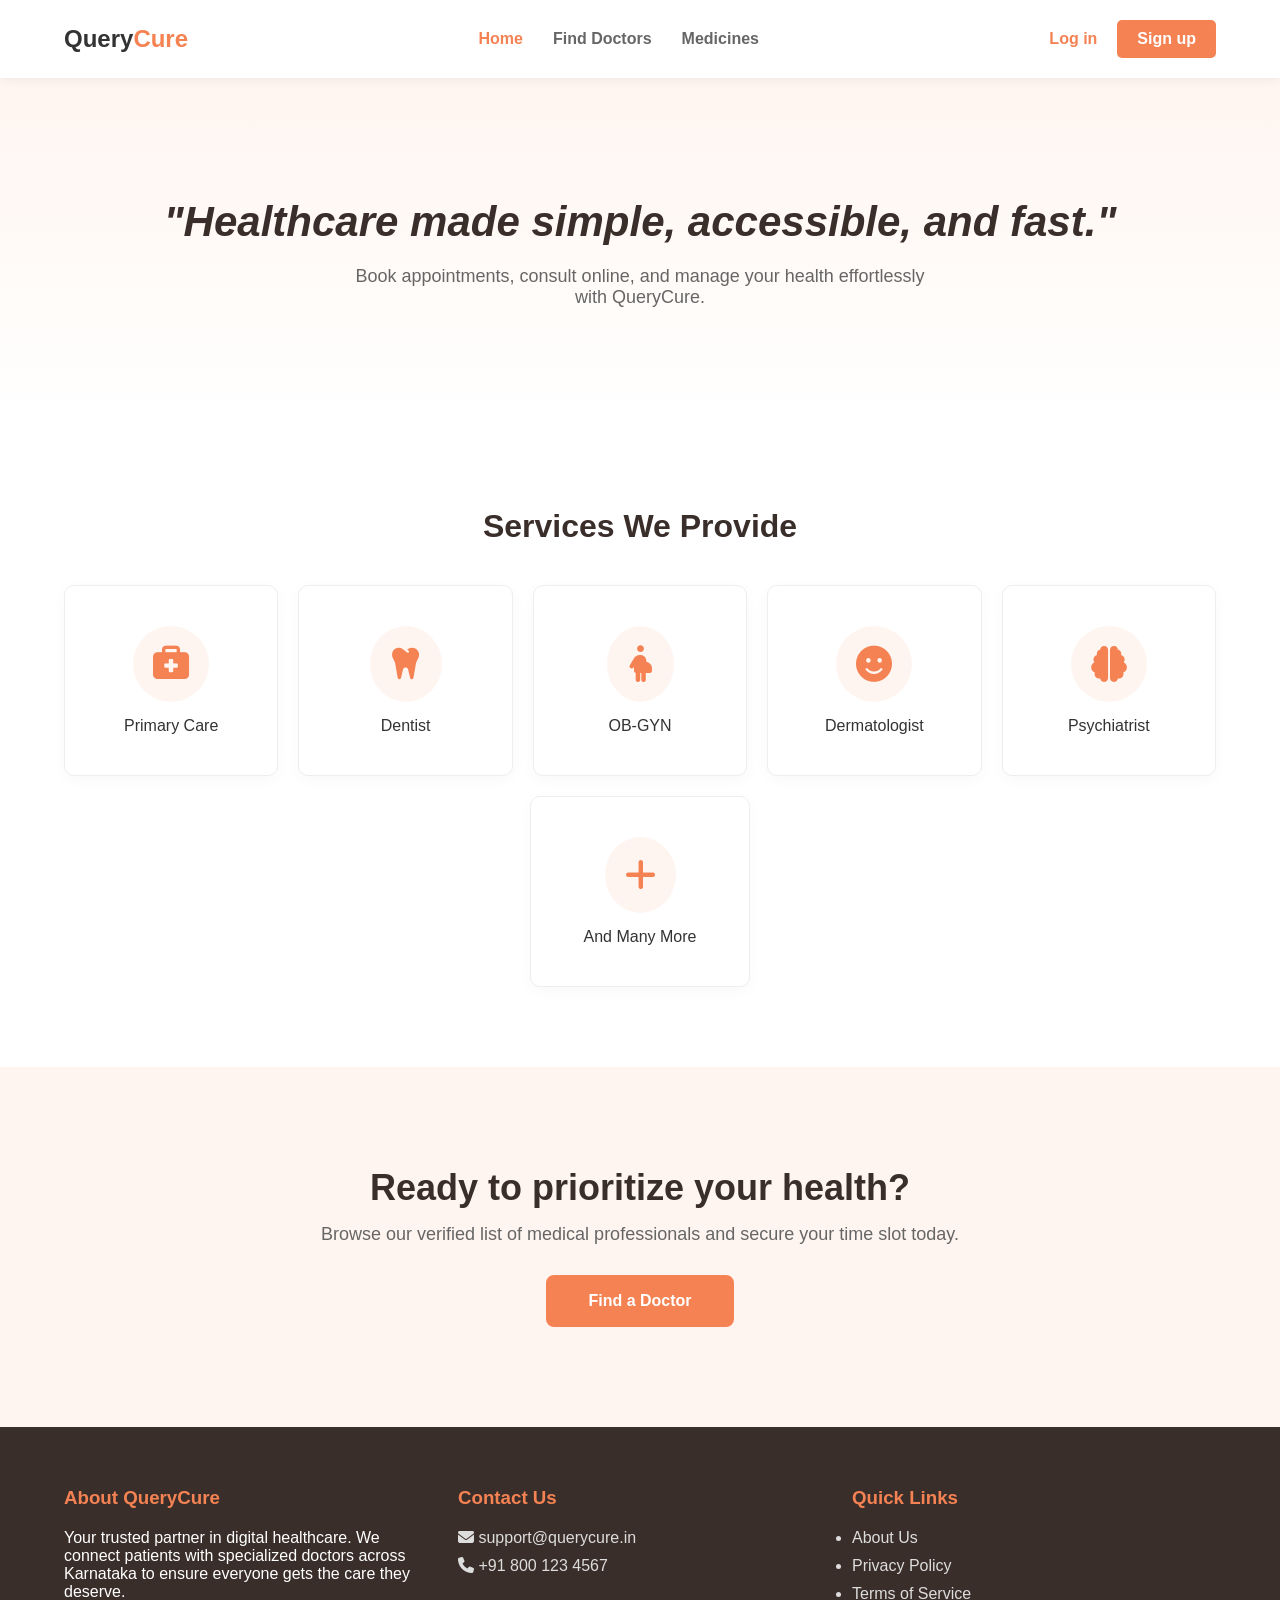
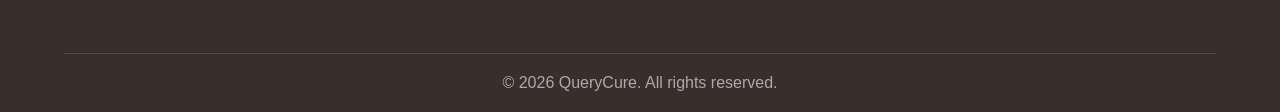
<file: index.html>
<!DOCTYPE html>
<html lang="en">
<head>
    <meta charset="UTF-8">
    <meta name="viewport" content="width=device-width, initial-scale=1.0">
    <title>QueryCure - Home</title>
    <link rel="stylesheet" href="style.css">
    <link rel="stylesheet" href="https://cdnjs.cloudflare.com/ajax/libs/font-awesome/6.4.0/css/all.min.css">
</head>
<body>
    <nav class="navbar">
        <div class="logo">
            <a href="index.html"><h2>Query<span>Cure</span></h2></a>
        </div>
        <ul class="nav-links">
            <li><a href="index.html" class="active">Home</a></li>
            <li><a href="find-doctors.html">Find Doctors</a></li>
            <li><a href="medicines.html">Medicines</a></li>
        </ul>
        <div class="auth-buttons">
            <a href="signin.html" class="login-btn">Log in</a>
            <a href="signup.html" class="signup-btn">Sign up</a>
        </div>
    </nav>

    <section class="hero">
        <h1>"Healthcare made simple, accessible, and fast."</h1>
        <p>Book appointments, consult online, and manage your health effortlessly with QueryCure.</p>
    </section>

    <section class="services">
        <h2>Services We Provide</h2>
        <div class="card-grid">
            <div class="card">
                <i class="fa-solid fa-briefcase-medical icon"></i>
                <p>Primary Care</p>
            </div>
            <div class="card">
                <i class="fa-solid fa-tooth icon"></i>
                <p>Dentist</p>
            </div>
            <div class="card">
                <i class="fa-solid fa-person-pregnant icon"></i>
                <p>OB-GYN</p>
            </div>
            <div class="card">
                <i class="fa-solid fa-face-smile icon"></i>
                <p>Dermatologist</p>
            </div>
            <div class="card">
                <i class="fa-solid fa-brain icon"></i>
                <p>Psychiatrist</p>
            </div>
            <div class="card">
                <i class="fa-solid fa-plus icon"></i>
                <p>And Many More</p>
            </div>
        </div>
    </section>

    <section class="booking-action">
        <h2>Ready to prioritize your health?</h2>
        <p>Browse our verified list of medical professionals and secure your time slot today.</p>
        <a href="find-doctors.html" class="btn-primary">Find a Doctor</a>
    </section>

    <footer id="site-footer">
        <div class="footer-content">
            <div class="footer-about">
                <h3>About QueryCure</h3>
                <p>Your trusted partner in digital healthcare. We connect patients with specialized doctors across Karnataka to ensure everyone gets the care they deserve.</p>
            </div>
            <div class="footer-contact">
                <h3>Contact Us</h3>
                <p><i class="fa-solid fa-envelope"></i> support@querycure.in</p>
                <p><i class="fa-solid fa-phone"></i> +91 800 123 4567</p>
            </div>
            <div class="footer-links">
                <h3>Quick Links</h3>
                <ul>
                    <li><a href="#">About Us</a></li>
                    <li><a href="#">Privacy Policy</a></li>
                    <li><a href="#">Terms of Service</a></li>
                </ul>
            </div>
        </div>
        <div class="footer-bottom">
            <p>&copy; 2026 QueryCure. All rights reserved.</p>
        </div>
    </footer>

    <div id="whatsapp-widget" class="hidden">
        <div class="wa-bubble"><p>Book through WhatsApp Agent!</p></div>
        <a href="https://wa.me/919876543210" target="_blank" class="wa-btn"><i class="fa-brands fa-whatsapp"></i></a>
    </div>

    <script src="script.js"></script>
</body>
</html>
</file>
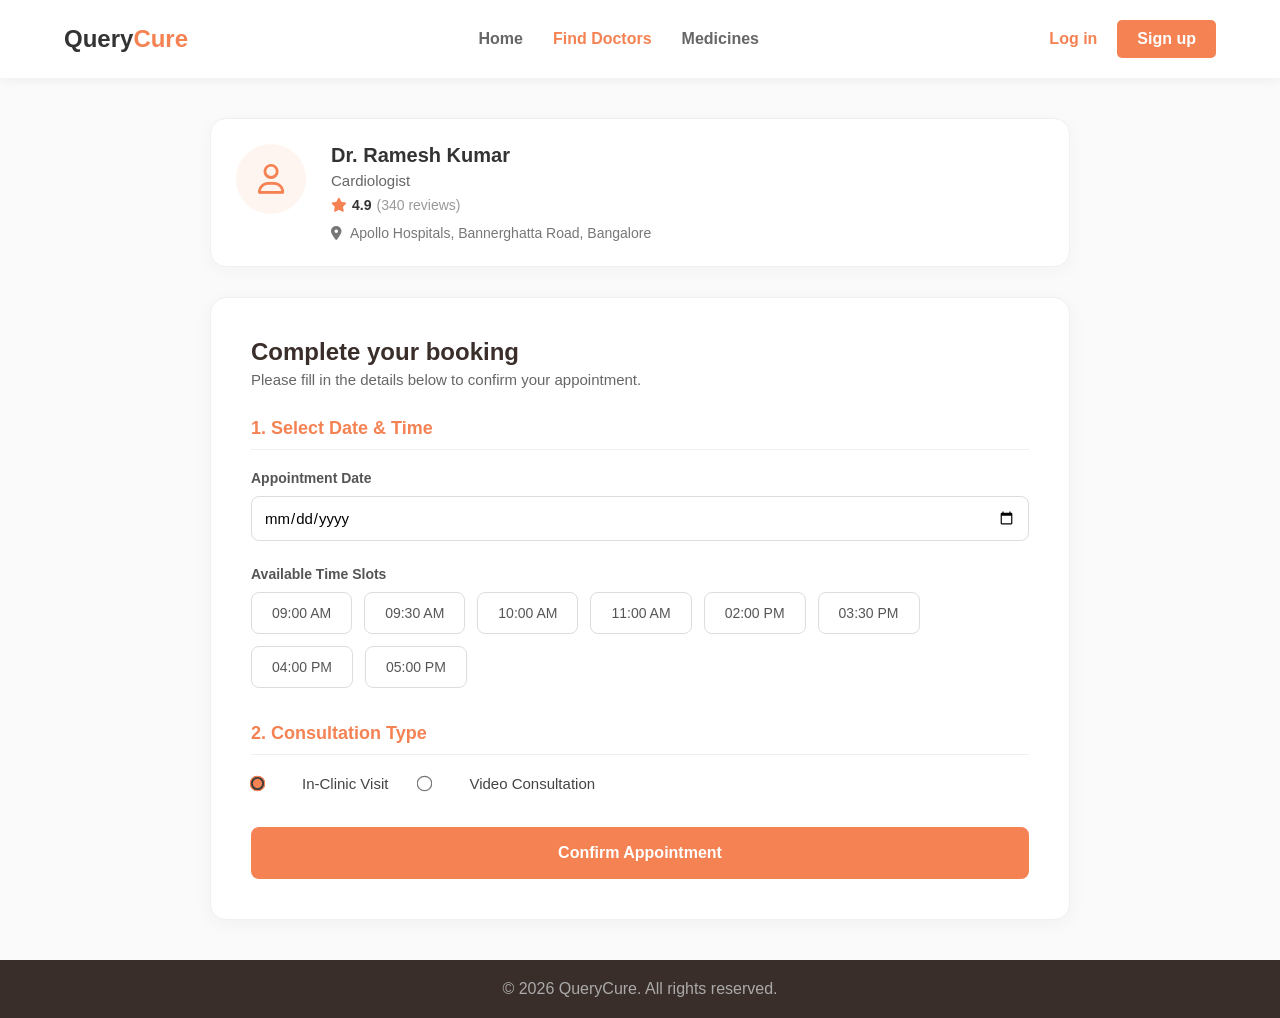
<file: book-appointment.html>
<!DOCTYPE html>
<html lang="en">
<head>
    <meta charset="UTF-8">
    <meta name="viewport" content="width=device-width, initial-scale=1.0">
    <title>QueryCure - Book Appointment</title>
    <link rel="stylesheet" href="style.css">
    <link rel="stylesheet" href="https://cdnjs.cloudflare.com/ajax/libs/font-awesome/6.4.0/css/all.min.css">
</head>
<body class="bg-light">
    <nav class="navbar">
        <div class="logo"><a href="index.html"><h2>Query<span>Cure</span></h2></a></div>
        <ul class="nav-links">
            <li><a href="index.html">Home</a></li>
            <li><a href="find-doctors.html" class="active">Find Doctors</a></li>
            <li><a href="medicines.html">Medicines</a></li>
        </ul>
        <div class="auth-buttons">
            <a href="signin.html" class="login-btn">Log in</a>
            <a href="signup.html" class="signup-btn">Sign up</a>
        </div>
    </nav>

    <div class="booking-container">
        <div class="doctor-card summary-card">
            <div class="doc-main-info">
                <div class="doc-avatar"><i class="fa-regular fa-user"></i></div>
                <div class="doc-details">
                    <h3>Dr. Ramesh Kumar</h3>
                    <p class="specialty">Cardiologist</p>
                    <div class="rating-box"><i class="fa-solid fa-star star-icon"></i><span>4.9</span><span class="reviews">(340 reviews)</span></div>
                    <p class="location"><i class="fa-solid fa-location-dot"></i> Apollo Hospitals, Bannerghatta Road, Bangalore</p>
                </div>
            </div>
        </div>

        <div class="booking-form-box">
            <h2>Complete your booking</h2>
            <p class="sub-text">Please fill in the details below to confirm your appointment.</p>
            
            <form action="video-consult.html">
                <div class="form-section">
                    <h3>1. Select Date & Time</h3>
                    <div class="input-group">
                        <label>Appointment Date</label>
                        <input type="date" required>
                    </div>
                    
                    <label class="slots-label">Available Time Slots</label>
                    <div class="time-slots">
                        <input type="radio" name="time" id="t1" value="09:00 AM" required><label for="t1">09:00 AM</label>
                        <input type="radio" name="time" id="t2" value="09:30 AM"><label for="t2">09:30 AM</label>
                        <input type="radio" name="time" id="t3" value="10:00 AM"><label for="t3">10:00 AM</label>
                        <input type="radio" name="time" id="t4" value="11:00 AM"><label for="t4">11:00 AM</label>
                        <input type="radio" name="time" id="t5" value="02:00 PM"><label for="t5">02:00 PM</label>
                        <input type="radio" name="time" id="t6" value="03:30 PM"><label for="t6">03:30 PM</label>
                        <input type="radio" name="time" id="t7" value="04:00 PM"><label for="t7">04:00 PM</label>
                        <input type="radio" name="time" id="t8" value="05:00 PM"><label for="t8">05:00 PM</label>
                    </div>
                </div>

                <div class="form-section">
                    <h3>2. Consultation Type</h3>
                    <div class="consult-type">
                        <input type="radio" name="type" id="in-clinic" value="in-clinic" checked>
                        <label for="in-clinic">In-Clinic Visit</label>
                        <input type="radio" name="type" id="video" value="video">
                        <label for="video">Video Consultation</label>
                    </div>
                </div>

                <button type="submit" class="btn-primary w-100">Confirm Appointment</button>
            </form>
        </div>
    </div>
    
    <footer id="site-footer" class="minimal">
        <div class="footer-bottom"><p>&copy; 2026 QueryCure. All rights reserved.</p></div>
    </footer>
</body>
</html>
</file>
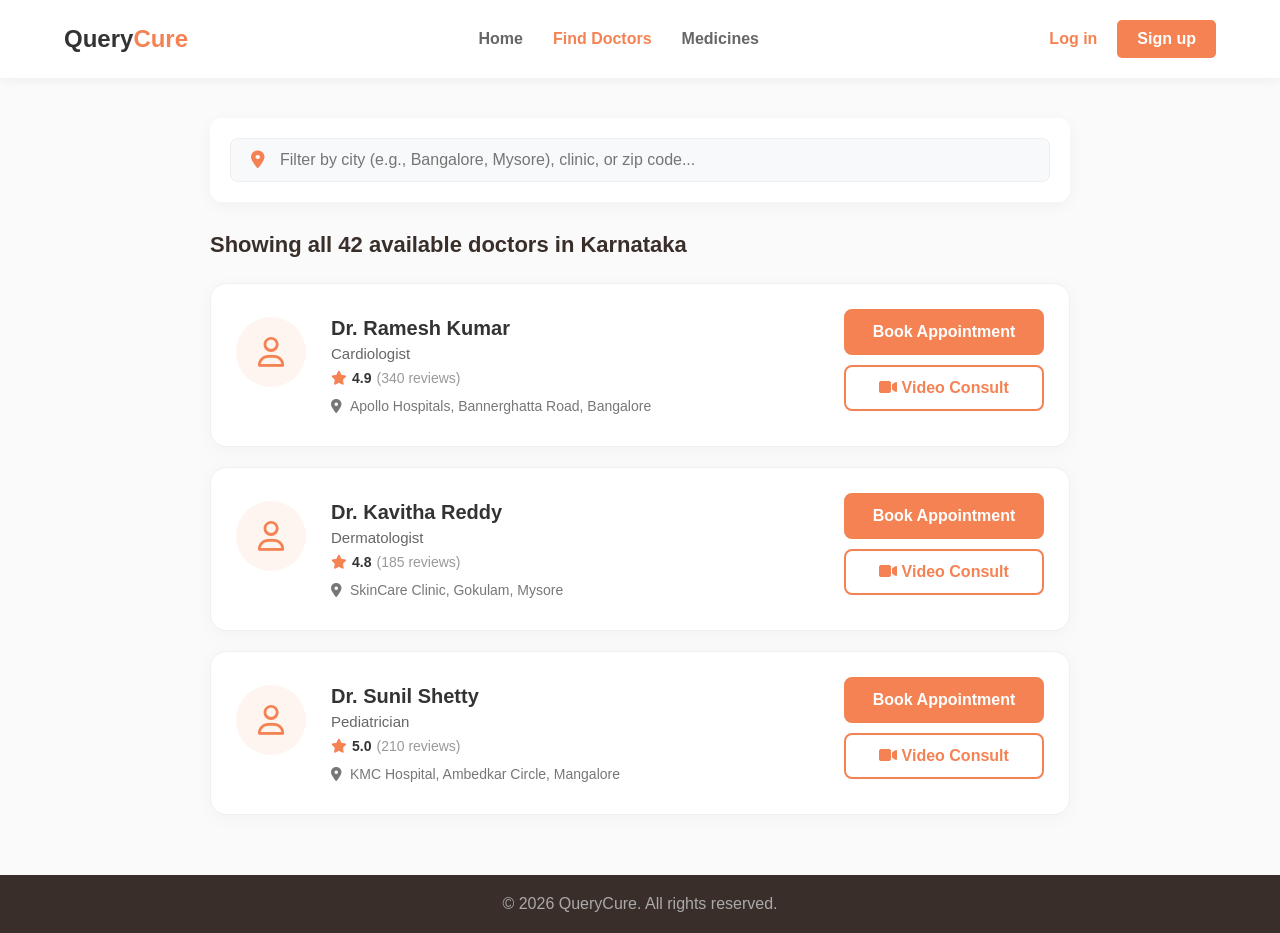
<file: find-doctors.html>
<!DOCTYPE html>
<html lang="en">
<head>
    <meta charset="UTF-8">
    <meta name="viewport" content="width=device-width, initial-scale=1.0">
    <title>QueryCure - Find Doctors</title>
    <link rel="stylesheet" href="style.css">
    <link rel="stylesheet" href="https://cdnjs.cloudflare.com/ajax/libs/font-awesome/6.4.0/css/all.min.css">
</head>
<body class="bg-light">
    <nav class="navbar">
        <div class="logo"><a href="index.html"><h2>Query<span>Cure</span></h2></a></div>
        <ul class="nav-links">
            <li><a href="index.html">Home</a></li>
            <li><a href="find-doctors.html" class="active">Find Doctors</a></li>
            <li><a href="medicines.html">Medicines</a></li>
        </ul>
        <div class="auth-buttons">
            <a href="signin.html" class="login-btn">Log in</a>
            <a href="signup.html" class="signup-btn">Sign up</a>
        </div>
    </nav>

    <div class="find-doctors-container">
        <div class="search-header">
            <div class="search-input-wrapper">
                <i class="fa-solid fa-location-dot search-icon"></i>
                <input type="text" placeholder="Filter by city (e.g., Bangalore, Mysore), clinic, or zip code...">
            </div>
        </div>

        <h2 class="results-title">Showing all 42 available doctors in Karnataka</h2>

        <div class="doctor-list">
            <div class="doctor-card">
                <div class="doc-main-info">
                    <div class="doc-avatar"><i class="fa-regular fa-user"></i></div>
                    <div class="doc-details">
                        <h3>Dr. Ramesh Kumar</h3>
                        <p class="specialty">Cardiologist</p>
                        <div class="rating-box"><i class="fa-solid fa-star star-icon"></i><span>4.9</span><span class="reviews">(340 reviews)</span></div>
                        <p class="location"><i class="fa-solid fa-location-dot"></i> Apollo Hospitals, Bannerghatta Road, Bangalore</p>
                    </div>
                </div>
                <div class="doc-actions">
                    <a href="book-appointment.html" class="btn-primary block-btn">Book Appointment</a>
                    <a href="video-consult.html" class="btn-outline block-btn"><i class="fa-solid fa-video"></i> Video Consult</a>
                </div>
            </div>

            <div class="doctor-card">
                <div class="doc-main-info">
                    <div class="doc-avatar"><i class="fa-regular fa-user"></i></div>
                    <div class="doc-details">
                        <h3>Dr. Kavitha Reddy</h3>
                        <p class="specialty">Dermatologist</p>
                        <div class="rating-box"><i class="fa-solid fa-star star-icon"></i><span>4.8</span><span class="reviews">(185 reviews)</span></div>
                        <p class="location"><i class="fa-solid fa-location-dot"></i> SkinCare Clinic, Gokulam, Mysore</p>
                    </div>
                </div>
                <div class="doc-actions">
                    <a href="book-appointment.html" class="btn-primary block-btn">Book Appointment</a>
                    <a href="video-consult.html" class="btn-outline block-btn"><i class="fa-solid fa-video"></i> Video Consult</a>
                </div>
            </div>

            <div class="doctor-card">
                <div class="doc-main-info">
                    <div class="doc-avatar"><i class="fa-regular fa-user"></i></div>
                    <div class="doc-details">
                        <h3>Dr. Sunil Shetty</h3>
                        <p class="specialty">Pediatrician</p>
                        <div class="rating-box"><i class="fa-solid fa-star star-icon"></i><span>5.0</span><span class="reviews">(210 reviews)</span></div>
                        <p class="location"><i class="fa-solid fa-location-dot"></i> KMC Hospital, Ambedkar Circle, Mangalore</p>
                    </div>
                </div>
                <div class="doc-actions">
                    <a href="book-appointment.html" class="btn-primary block-btn">Book Appointment</a>
                    <a href="video-consult.html" class="btn-outline block-btn"><i class="fa-solid fa-video"></i> Video Consult</a>
                </div>
            </div>
        </div>
    </div>

    <footer id="site-footer" class="minimal">
        <div class="footer-bottom"><p>&copy; 2026 QueryCure. All rights reserved.</p></div>
    </footer>
</body>
</html>
</file>
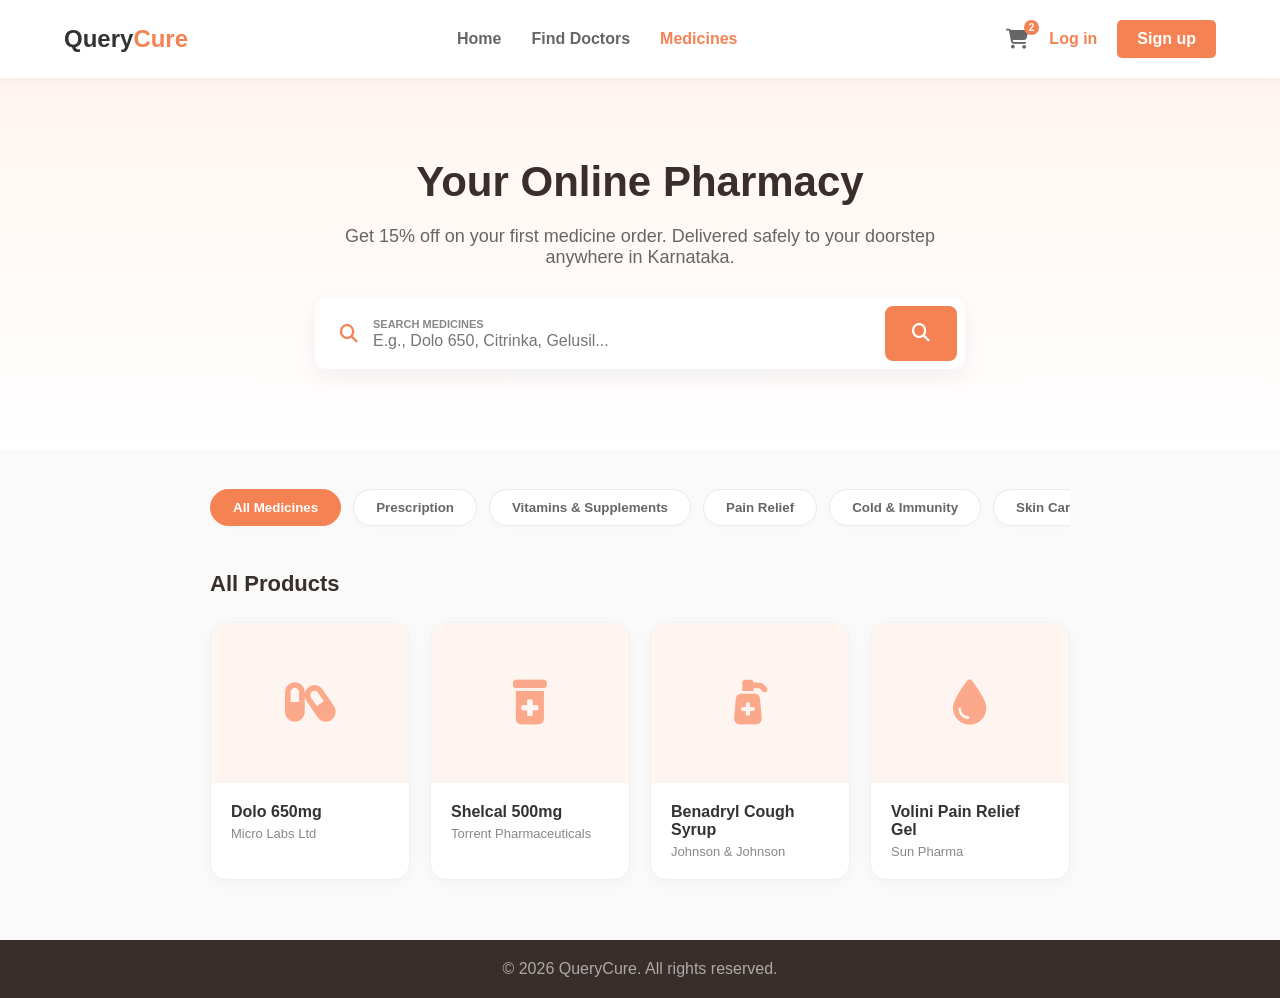
<file: medicines.html>
<!DOCTYPE html>
<html lang="en">
<head>
    <meta charset="UTF-8">
    <meta name="viewport" content="width=device-width, initial-scale=1.0">
    <title>QueryCure - Medicines</title>
    <link rel="stylesheet" href="style.css">
    <link rel="stylesheet" href="https://cdnjs.cloudflare.com/ajax/libs/font-awesome/6.4.0/css/all.min.css">
</head>
<body class="bg-light">
    <nav class="navbar">
        <div class="logo"><a href="index.html"><h2>Query<span>Cure</span></h2></a></div>
        <ul class="nav-links">
            <li><a href="index.html">Home</a></li>
            <li><a href="find-doctors.html">Find Doctors</a></li>
            <li><a href="medicines.html" class="active">Medicines</a></li>
        </ul>
        <div class="auth-buttons">
            <a href="medicines.html" class="cart-icon"><i class="fa-solid fa-cart-shopping"></i> <span class="cart-count">2</span></a>
            <a href="signin.html" class="login-btn">Log in</a>
            <a href="signup.html" class="signup-btn">Sign up</a>
        </div>
    </nav>

    <div class="page-hero pharm-hero">
        <h1>Your Online Pharmacy</h1>
        <p>Get 15% off on your first medicine order. Delivered safely to your doorstep anywhere in Karnataka.</p>
        <div class="pharm-search">
            <i class="fa-solid fa-magnifying-glass search-icon"></i>
            <div class="input-col">
                <label>Search Medicines</label>
                <input type="text" placeholder="E.g., Dolo 650, Citrinka, Gelusil...">
            </div>
            <button class="btn-primary search-btn-sq"><i class="fa-solid fa-magnifying-glass"></i></button>
        </div>
    </div>

    <div class="pharmacy-container">
        <div class="category-pills">
            <button class="pill active">All Medicines</button>
            <button class="pill">Prescription</button>
            <button class="pill">Vitamins & Supplements</button>
            <button class="pill">Pain Relief</button>
            <button class="pill">Cold & Immunity</button>
            <button class="pill">Skin Care</button>
            <button class="pill">Diabetes Care</button>
            <button class="pill">First Aid</button>
        </div>

        <h2 class="section-title">All Products</h2>
        <div class="product-grid">
            <div class="product-card">
                <div class="prod-img-box"><i class="fa-solid fa-capsules prod-icon"></i></div>
                <div class="prod-info">
                    <h4>Dolo 650mg</h4>
                    <p>Micro Labs Ltd</p>
                </div>
            </div>
            <div class="product-card">
                <div class="prod-img-box"><i class="fa-solid fa-prescription-bottle-medical prod-icon"></i></div>
                <div class="prod-info">
                    <h4>Shelcal 500mg</h4>
                    <p>Torrent Pharmaceuticals</p>
                </div>
            </div>
            <div class="product-card">
                <div class="prod-img-box"><i class="fa-solid fa-pump-medical prod-icon"></i></div>
                <div class="prod-info">
                    <h4>Benadryl Cough Syrup</h4>
                    <p>Johnson & Johnson</p>
                </div>
            </div>
            <div class="product-card">
                <div class="prod-img-box"><i class="fa-solid fa-droplet prod-icon"></i></div>
                <div class="prod-info">
                    <h4>Volini Pain Relief Gel</h4>
                    <p>Sun Pharma</p>
                </div>
            </div>
        </div>
    </div>

    <footer id="site-footer" class="minimal">
        <div class="footer-bottom"><p>&copy; 2026 QueryCure. All rights reserved.</p></div>
    </footer>
</body>
</html>
</file>
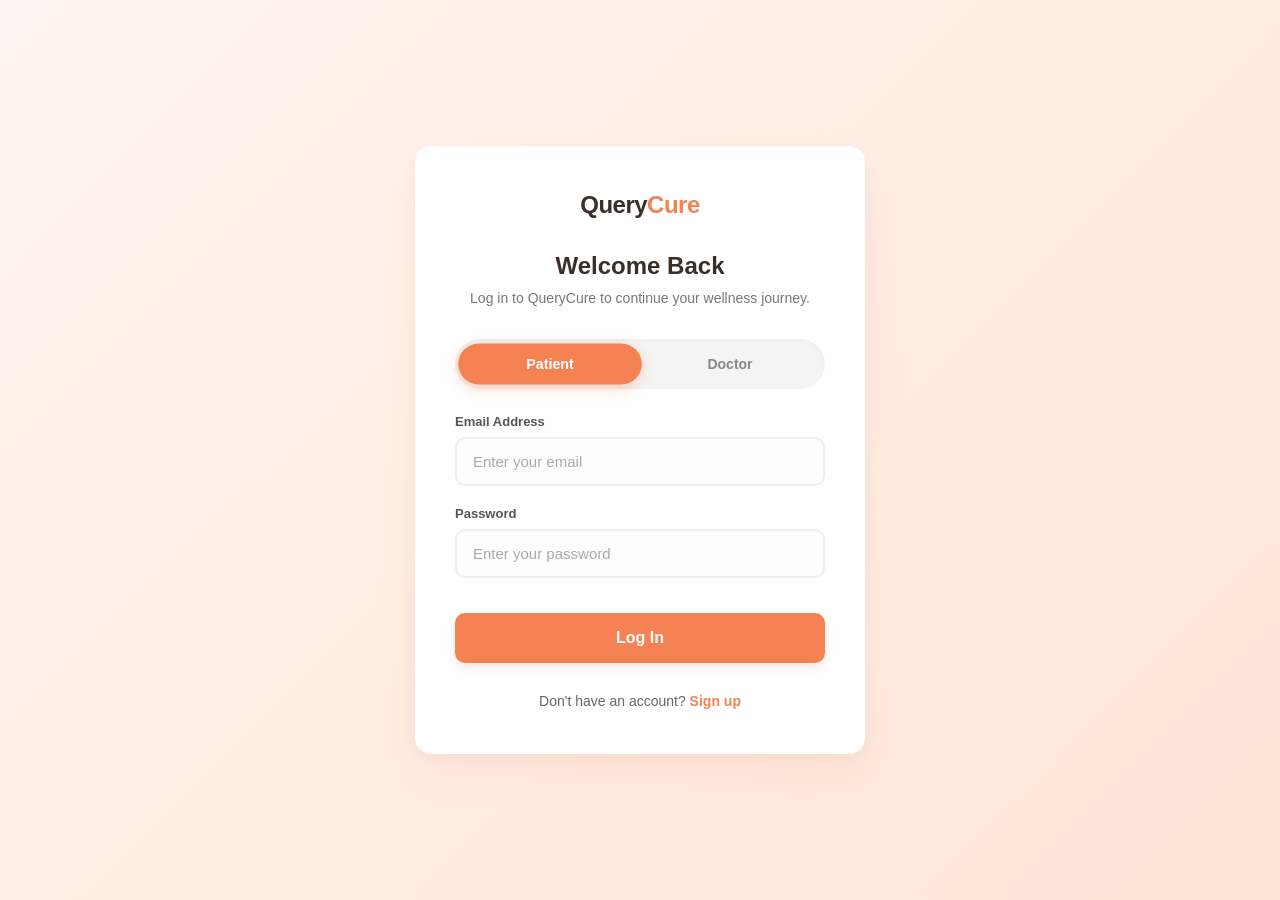
<file: signin.html>
<!DOCTYPE html>
<html lang="en">
<head>
    <meta charset="UTF-8">
    <meta name="viewport" content="width=device-width, initial-scale=1.0">
    <title>QueryCure - Sign In</title>
    <link rel="stylesheet" href="auth.css">
</head>
<body>
    <div class="auth-container">
        <div class="auth-card">
            <div class="auth-header"><a href="index.html"><h2>Query<span>Cure</span></h2></a></div>
            <h2>Welcome Back</h2>
            <p class="subtitle">Log in to QueryCure to continue your wellness journey.</p>
            <form action="index.html">
                <div class="role-toggle">
                    <input type="radio" id="signin-patient" name="user_role" value="patient" checked><label for="signin-patient">Patient</label>
                    <input type="radio" id="signin-doctor" name="user_role" value="doctor"><label for="signin-doctor">Doctor</label>
                </div>
                <div class="input-group">
                    <label for="email">Email Address</label>
                    <input type="email" id="email" placeholder="Enter your email" required>
                </div>
                <div class="input-group">
                    <label for="password">Password</label>
                    <input type="password" id="password" placeholder="Enter your password" required>
                </div>
                <button type="submit" class="auth-btn">Log In</button>
            </form>
            <p class="switch-auth">Don't have an account? <a href="signup.html">Sign up</a></p>
        </div>
    </div>
</body>
</html>
</file>
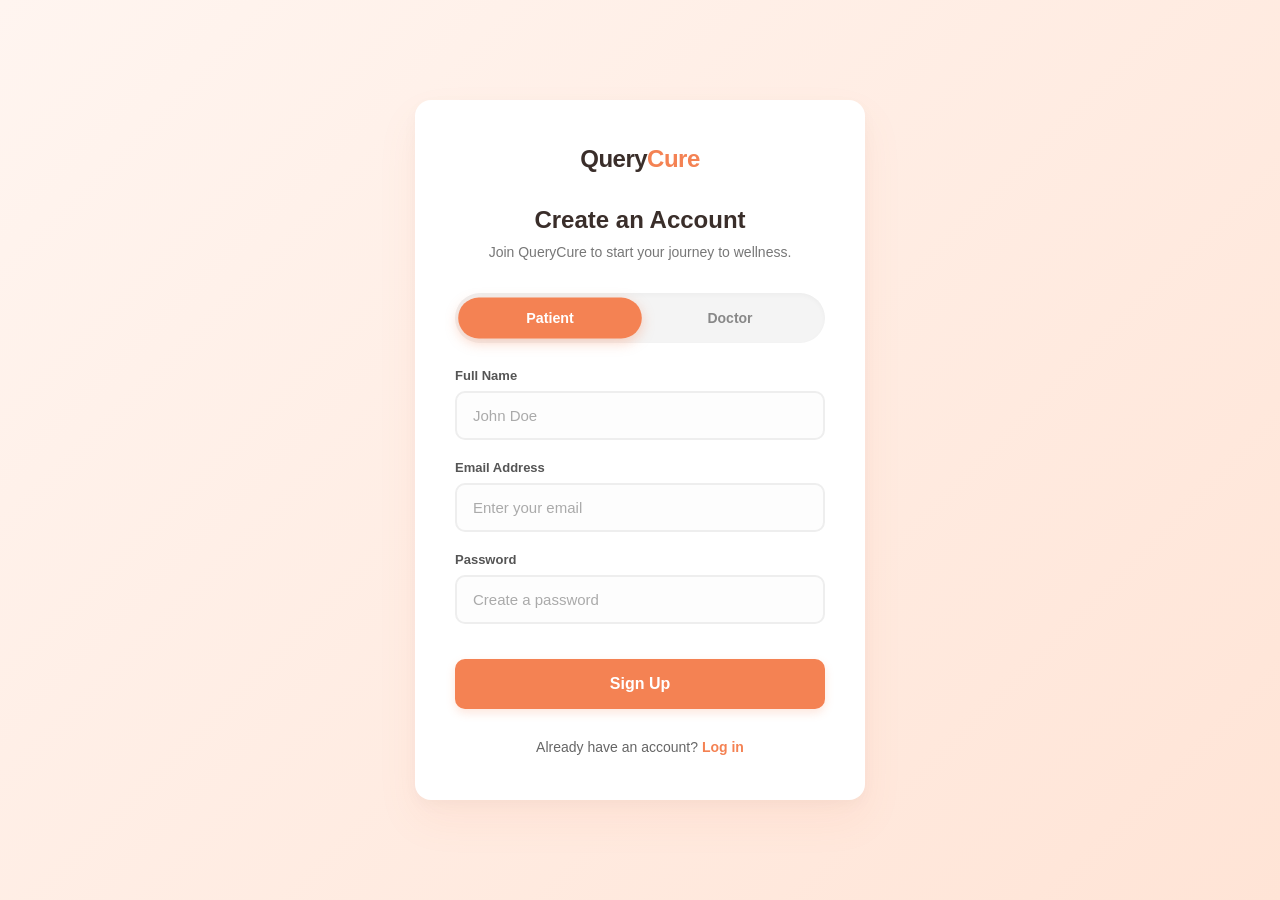
<file: signup.html>
<!DOCTYPE html>
<html lang="en">
<head>
    <meta charset="UTF-8">
    <meta name="viewport" content="width=device-width, initial-scale=1.0">
    <title>QueryCure - Sign Up</title>
    <link rel="stylesheet" href="auth.css">
</head>
<body>
    <div class="auth-container">
        <div class="auth-card">
            <div class="auth-header"><a href="index.html"><h2>Query<span>Cure</span></h2></a></div>
            <h2>Create an Account</h2>
            <p class="subtitle">Join QueryCure to start your journey to wellness.</p>
            <form action="index.html">
                <div class="role-toggle">
                    <input type="radio" id="signup-patient" name="user_role" value="patient" checked><label for="signup-patient">Patient</label>
                    <input type="radio" id="signup-doctor" name="user_role" value="doctor"><label for="signup-doctor">Doctor</label>
                </div>
                <div class="input-group">
                    <label for="name">Full Name</label>
                    <input type="text" id="name" placeholder="John Doe" required>
                </div>
                <div class="input-group">
                    <label for="email">Email Address</label>
                    <input type="email" id="email" placeholder="Enter your email" required>
                </div>
                <div class="input-group">
                    <label for="password">Password</label>
                    <input type="password" id="password" placeholder="Create a password" required>
                </div>
                <button type="submit" class="auth-btn">Sign Up</button>
            </form>
            <p class="switch-auth">Already have an account? <a href="signin.html">Log in</a></p>
        </div>
    </div>
</body>
</html>
</file>
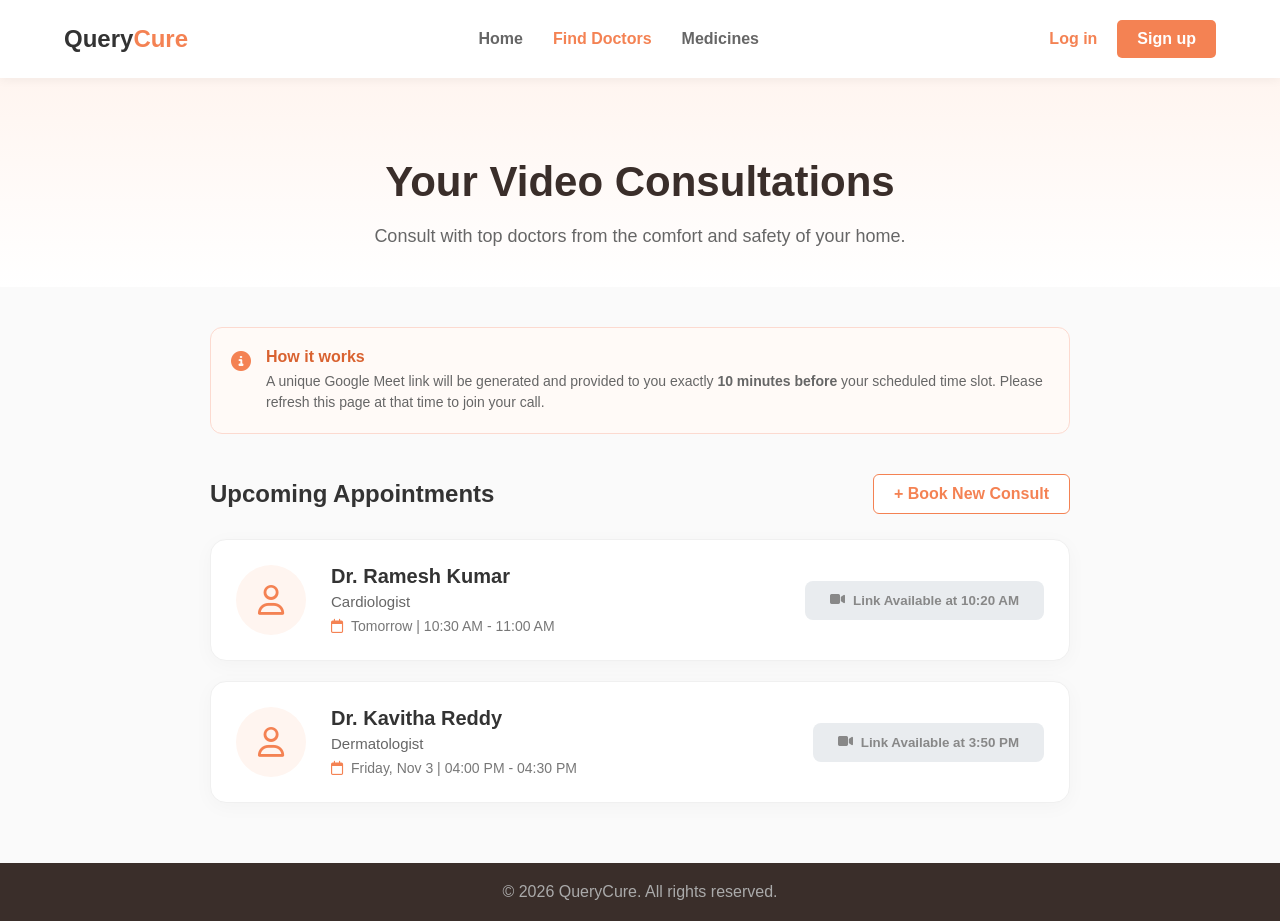
<file: video-consult.html>
<!DOCTYPE html>
<html lang="en">
<head>
    <meta charset="UTF-8">
    <meta name="viewport" content="width=device-width, initial-scale=1.0">
    <title>QueryCure - Video Consultations</title>
    <link rel="stylesheet" href="style.css">
    <link rel="stylesheet" href="https://cdnjs.cloudflare.com/ajax/libs/font-awesome/6.4.0/css/all.min.css">
</head>
<body class="bg-light">
    <nav class="navbar">
        <div class="logo"><a href="index.html"><h2>Query<span>Cure</span></h2></a></div>
        <ul class="nav-links">
            <li><a href="index.html">Home</a></li>
            <li><a href="find-doctors.html" class="active">Find Doctors</a></li>
            <li><a href="medicines.html">Medicines</a></li>
        </ul>
        <div class="auth-buttons">
            <a href="signin.html" class="login-btn">Log in</a>
            <a href="signup.html" class="signup-btn">Sign up</a>
        </div>
    </nav>

    <div class="page-hero">
        <h1>Your Video Consultations</h1>
        <p>Consult with top doctors from the comfort and safety of your home.</p>
    </div>

    <div class="video-consult-container">
        <div class="info-banner">
            <i class="fa-solid fa-circle-info banner-icon"></i>
            <div>
                <h4>How it works</h4>
                <p>A unique Google Meet link will be generated and provided to you exactly <strong>10 minutes before</strong> your scheduled time slot. Please refresh this page at that time to join your call.</p>
            </div>
        </div>

        <div class="consult-header-row">
            <h2>Upcoming Appointments</h2>
            <a href="find-doctors.html" class="btn-outline-sm">+ Book New Consult</a>
        </div>

        <div class="appointment-list">
            <div class="appointment-card">
                <div class="doc-main-info">
                    <div class="doc-avatar"><i class="fa-regular fa-user"></i></div>
                    <div class="doc-details">
                        <h3>Dr. Ramesh Kumar</h3>
                        <p class="specialty">Cardiologist</p>
                        <p class="appointment-time"><i class="fa-regular fa-calendar"></i> Tomorrow | 10:30 AM - 11:00 AM</p>
                    </div>
                </div>
                <button class="btn-disabled"><i class="fa-solid fa-video"></i> Link Available at 10:20 AM</button>
            </div>

            <div class="appointment-card">
                <div class="doc-main-info">
                    <div class="doc-avatar"><i class="fa-regular fa-user"></i></div>
                    <div class="doc-details">
                        <h3>Dr. Kavitha Reddy</h3>
                        <p class="specialty">Dermatologist</p>
                        <p class="appointment-time"><i class="fa-regular fa-calendar"></i> Friday, Nov 3 | 04:00 PM - 04:30 PM</p>
                    </div>
                </div>
                <button class="btn-disabled"><i class="fa-solid fa-video"></i> Link Available at 3:50 PM</button>
            </div>
        </div>
    </div>

    <footer id="site-footer" class="minimal">
        <div class="footer-bottom"><p>&copy; 2026 QueryCure. All rights reserved.</p></div>
    </footer>
</body>
</html>
</file>
<file: style.css>
* { margin: 0; padding: 0; box-sizing: border-box; font-family: 'Segoe UI', Tahoma, Geneva, Verdana, sans-serif; }
body { background-color: #ffffff; color: #333; overflow-x: hidden; }
.bg-light { background-color: #fafafa; }
.w-100 { width: 100%; }

.navbar { display: flex; justify-content: space-between; align-items: center; padding: 20px 5%; background-color: #fff; box-shadow: 0 2px 10px rgba(0,0,0,0.05); position: sticky; top: 0; z-index: 100; }
.logo a { text-decoration: none; }
.logo h2 { color: #333; font-size: 24px; }
.logo span { color: #f48253; }
.nav-links { list-style: none; display: flex; gap: 30px; }
.nav-links a { text-decoration: none; color: #666; font-weight: 600; transition: color 0.3s; }
.nav-links a:hover, .nav-links a.active { color: #f48253; }
.auth-buttons { display: flex; gap: 20px; align-items: center; }
.cart-icon { color: #666; font-size: 20px; position: relative; text-decoration: none; transition: color 0.3s; }
.cart-icon:hover { color: #f48253; }
.cart-count { position: absolute; top: -8px; right: -10px; background: #f48253; color: white; font-size: 10px; padding: 2px 5px; border-radius: 50%; font-weight: bold; }
.login-btn { text-decoration: none; color: #f48253; font-weight: 600; }
.signup-btn { background-color: #f48253; color: white; padding: 10px 20px; border-radius: 5px; text-decoration: none; font-weight: 600; transition: all 0.3s; }
.signup-btn:hover { background-color: #e06d40; }

.hero, .page-hero { text-align: center; background: linear-gradient(to bottom, #fff5f0, #ffffff); }
.hero { padding: 120px 20px; }
.page-hero { padding: 80px 20px 40px; }
.hero h1, .page-hero h1 { font-size: 42px; color: #3a2e2a; margin-bottom: 20px; }
.hero h1 { font-style: italic; }
.hero p, .page-hero p { color: #666; font-size: 18px; max-width: 600px; margin: 0 auto; }

.services { padding: 80px 5%; text-align: center; }
.services h2 { color: #3a2e2a; margin-bottom: 40px; font-size: 32px; }
.card-grid { display: flex; gap: 20px; flex-wrap: wrap; justify-content: center; }
.card { flex: 1; min-width: 180px; max-width: 220px; background: white; border: 1px solid #eee; border-radius: 10px; padding: 40px 20px; text-align: center; box-shadow: 0 4px 15px rgba(0,0,0,0.03); transition: transform 0.3s, border-color 0.3s; }
.card:hover { transform: translateY(-5px); border-color: #f48253; }
.card .icon { font-size: 36px; color: #f48253; margin-bottom: 15px; background: #fff5f0; padding: 20px; border-radius: 50%; }

.booking-action { padding: 100px 5%; text-align: center; background-color: #fff5f0; }
.booking-action h2 { color: #3a2e2a; font-size: 36px; margin-bottom: 15px; }
.booking-action p { color: #666; margin-bottom: 30px; font-size: 18px; }

.btn-primary { display: inline-block; background-color: #f48253; color: white; padding: 15px 40px; border-radius: 8px; text-decoration: none; font-weight: 600; font-size: 16px; transition: all 0.3s; border: 2px solid #f48253; text-align: center; cursor: pointer; }
.btn-primary:hover { background-color: #e06d40; border-color: #e06d40; }
.btn-outline { display: inline-block; background-color: white; color: #f48253; padding: 15px 40px; border-radius: 8px; text-decoration: none; font-weight: 600; font-size: 16px; transition: all 0.3s; border: 2px solid #f48253; text-align: center; cursor: pointer; }
.btn-outline:hover { background-color: #f48253; color: white; }
.btn-outline-sm { display: inline-block; background-color: white; color: #f48253; padding: 10px 20px; border-radius: 6px; text-decoration: none; font-weight: 600; border: 1px solid #f48253; transition: all 0.3s; }
.btn-outline-sm:hover { background-color: #f48253; color: white; }
.btn-disabled { background-color: #e9ecef; color: #888; border: none; padding: 12px 25px; border-radius: 8px; font-weight: 600; cursor: not-allowed; display: flex; align-items: center; gap: 8px; }
.block-btn { display: block; width: 100%; padding: 12px 20px; margin-bottom: 10px; }

.find-doctors-container, .booking-container, .video-consult-container, .pharmacy-container { max-width: 900px; margin: 40px auto; padding: 0 20px; }
.search-header { background: white; padding: 20px; border-radius: 12px; box-shadow: 0 4px 15px rgba(0,0,0,0.04); margin-bottom: 30px; }
.search-input-wrapper { display: flex; align-items: center; background: #f8f9fa; border: 1px solid #eee; border-radius: 8px; padding: 12px 20px; }
.search-icon { color: #f48253; margin-right: 15px; font-size: 18px; }
.search-input-wrapper input { border: none; background: transparent; width: 100%; font-size: 16px; outline: none; color: #333; }
.results-title, .section-title { font-size: 22px; color: #3a2e2a; margin-bottom: 25px; }

.doctor-list, .appointment-list { display: flex; flex-direction: column; gap: 20px; margin-bottom: 60px; }
.doctor-card, .appointment-card { background: white; border-radius: 16px; padding: 25px; display: flex; justify-content: space-between; align-items: center; box-shadow: 0 4px 20px rgba(0,0,0,0.03); border: 1px solid #f0f0f0; transition: transform 0.3s ease; }
.doctor-card:hover { transform: translateY(-3px); box-shadow: 0 10px 25px rgba(244, 130, 83, 0.1); border-color: #ffe4d6; }
.doc-main-info { display: flex; align-items: flex-start; gap: 25px; }
.doc-avatar { width: 70px; height: 70px; background: #fff5f0; border-radius: 50%; display: flex; align-items: center; justify-content: center; color: #f48253; font-size: 30px; flex-shrink: 0; }
.doc-details h3 { font-size: 20px; color: #333; margin-bottom: 5px; }
.doc-details .specialty { color: #666; font-size: 15px; margin-bottom: 8px; }
.rating-box { display: flex; align-items: center; gap: 5px; margin-bottom: 12px; font-size: 14px; font-weight: 600; }
.star-icon { color: #f48253; }
.reviews { color: #999; font-weight: normal; }
.location, .appointment-time { color: #777; font-size: 14px; display: flex; align-items: center; gap: 8px; }
.appointment-time i { color: #f48253; }
.doc-actions { min-width: 200px; }

.summary-card { margin-bottom: 30px; pointer-events: none; }
.booking-form-box { background: white; padding: 40px; border-radius: 16px; box-shadow: 0 4px 20px rgba(0,0,0,0.04); border: 1px solid #f0f0f0; }
.booking-form-box h2 { color: #3a2e2a; margin-bottom: 5px; }
.sub-text { color: #666; margin-bottom: 30px; font-size: 15px; }
.form-section { margin-bottom: 35px; }
.form-section h3 { color: #f48253; font-size: 18px; margin-bottom: 20px; border-bottom: 1px solid #eee; padding-bottom: 10px; }
.input-group label, .slots-label { display: block; font-size: 14px; color: #555; font-weight: 600; margin-bottom: 10px; }
.input-group input[type="date"] { width: 100%; padding: 12px; border: 1px solid #ddd; border-radius: 8px; outline: none; font-size: 15px; margin-bottom: 25px; transition: border 0.3s; }
.input-group input[type="date"]:focus { border-color: #f48253; }
.time-slots { display: flex; flex-wrap: wrap; gap: 12px; }
.time-slots input[type="radio"] { display: none; }
.time-slots label { padding: 12px 20px; background: #fff; border: 1px solid #ddd; border-radius: 8px; cursor: pointer; font-size: 14px; font-weight: 500; color: #555; transition: all 0.3s; }
.time-slots input[type="radio"]:checked + label { background: #f48253; color: white; border-color: #f48253; box-shadow: 0 4px 10px rgba(244,130,83,0.3); }
.consult-type { display: flex; gap: 30px; }
.consult-type input[type="radio"] { accent-color: #f48253; transform: scale(1.2); margin-right: 8px; }
.consult-type label { font-size: 15px; font-weight: 500; color: #444; cursor: pointer; }

.info-banner { background: #fffaf7; border: 1px solid #fcdad0; padding: 20px; border-radius: 12px; display: flex; gap: 15px; align-items: flex-start; margin-bottom: 40px; }
.banner-icon { color: #f48253; font-size: 20px; margin-top: 3px; }
.info-banner h4 { color: #d96230; margin-bottom: 5px; font-size: 16px; }
.info-banner p { color: #666; font-size: 14px; line-height: 1.5; }
.consult-header-row { display: flex; justify-content: space-between; align-items: center; margin-bottom: 25px; }

.pharm-hero { padding-bottom: 80px; }
.pharm-search { display: flex; align-items: center; max-width: 650px; margin: 30px auto 0; background: white; padding: 8px 8px 8px 25px; border-radius: 12px; box-shadow: 0 8px 25px rgba(0,0,0,0.06); }
.pharm-search .input-col { display: flex; flex-direction: column; flex: 1; text-align: left; }
.pharm-search label { font-size: 11px; font-weight: 700; color: #888; text-transform: uppercase; margin-bottom: 2px; }
.pharm-search input { border: none; outline: none; font-size: 16px; width: 100%; color: #333; }
.search-btn-sq { padding: 15px 25px; border-radius: 8px; font-size: 18px; }

.category-pills { display: flex; gap: 12px; overflow-x: auto; padding-bottom: 15px; margin-bottom: 30px; scrollbar-width: none; }
.category-pills::-webkit-scrollbar { display: none; }
.pill { padding: 10px 22px; background: white; border: 1px solid #eaeaea; border-radius: 30px; cursor: pointer; font-weight: 600; color: #666; transition: all 0.3s; white-space: nowrap; box-shadow: 0 2px 8px rgba(0,0,0,0.02); }
.pill.active, .pill:hover { background: #f48253; color: white; border-color: #f48253; }
.product-grid { display: grid; grid-template-columns: repeat(auto-fill, minmax(200px, 1fr)); gap: 20px; margin-bottom: 60px; }
.product-card { background: white; border-radius: 16px; overflow: hidden; border: 1px solid #f0f0f0; box-shadow: 0 4px 15px rgba(0,0,0,0.03); transition: transform 0.3s; cursor: pointer; }
.product-card:hover { transform: translateY(-5px); box-shadow: 0 10px 25px rgba(244,130,83,0.1); }
.prod-img-box { background: #fff5f0; height: 160px; display: flex; align-items: center; justify-content: center; border-bottom: 1px solid #fef0ea; }
.prod-icon { font-size: 45px; color: #fca98b; }
.prod-info { padding: 20px; }
.prod-info h4 { color: #333; font-size: 16px; margin-bottom: 5px; }
.prod-info p { color: #888; font-size: 13px; }

#site-footer { background-color: #3a2e2a; color: white; padding: 60px 5% 20px; }
#site-footer.minimal { padding: 20px 5%; }
.footer-content { display: flex; justify-content: space-between; flex-wrap: wrap; gap: 30px; margin-bottom: 40px; }
.footer-about, .footer-contact, .footer-links { flex: 1; min-width: 250px; }
.footer-content h3 { margin-bottom: 20px; color: #f48253; }
.footer-contact p, .footer-links li { margin-bottom: 10px; color: #ddd; }
.footer-links a { color: #ddd; text-decoration: none; transition: color 0.3s; }
.footer-links a:hover { color: #f48253; }
.footer-bottom { text-align: center; border-top: 1px solid #554843; padding-top: 20px; color: #aaa; }
#site-footer.minimal .footer-bottom { border-top: none; padding-top: 0; }

#whatsapp-widget { position: fixed; bottom: 30px; right: 30px; display: flex; align-items: center; gap: 15px; z-index: 1000; transition: all 0.5s ease; opacity: 1; transform: translateY(0); }
#whatsapp-widget.hidden { opacity: 0; transform: translateY(20px); pointer-events: none; }
.wa-bubble { background-color: white; padding: 12px 20px; border-radius: 20px; box-shadow: 0 4px 15px rgba(0,0,0,0.1); font-weight: 600; color: #333; border: 1px solid #eee; }
.wa-btn { background-color: #25D366; color: white; width: 65px; height: 65px; border-radius: 50%; display: flex; justify-content: center; align-items: center; font-size: 38px; box-shadow: 0 4px 15px rgba(37, 211, 102, 0.4); text-decoration: none; transition: transform 0.2s; }
.wa-btn:hover { transform: scale(1.05); }

@media (max-width: 768px) {
    .doctor-card, .appointment-card { flex-direction: column; align-items: flex-start; gap: 20px; }
    .doc-actions { width: 100%; }
    .pharm-search { flex-direction: column; padding: 15px; gap: 15px; }
    .pharm-search .input-col { width: 100%; }
    .search-btn-sq { width: 100%; }
}
</file>
<file: auth.css>
* { margin: 0; padding: 0; box-sizing: border-box; font-family: 'Segoe UI', Tahoma, Geneva, Verdana, sans-serif; }
body { background: linear-gradient(135deg, #fff5f0 0%, #ffe4d6 100%); display: flex; justify-content: center; align-items: center; min-height: 100vh; color: #3a2e2a; }
.auth-container { width: 100%; padding: 20px; display: flex; justify-content: center; }
.auth-card { background-color: #ffffff; width: 100%; max-width: 450px; padding: 45px 40px; border-radius: 16px; box-shadow: 0 20px 40px rgba(244, 130, 83, 0.08), 0 5px 15px rgba(0, 0, 0, 0.03); text-align: center; animation: slideUpFade 0.6s cubic-bezier(0.16, 1, 0.3, 1) forwards; opacity: 0; transform: translateY(40px); }
@keyframes slideUpFade { to { opacity: 1; transform: translateY(0); } }
.auth-header { margin-bottom: 25px; }
.auth-header a { text-decoration: none; transition: transform 0.3s; display: inline-block; }
.auth-header a:hover { transform: scale(1.05); }
.auth-header h2 { font-size: 30px; color: #333; font-weight: 800; letter-spacing: -0.5px; }
.auth-header span { color: #f48253; }
.auth-card h2 { font-size: 24px; margin-bottom: 8px; color: #3a2e2a; font-weight: 700; }
.subtitle { color: #777; font-size: 14px; margin-bottom: 30px; line-height: 1.5; }
form { text-align: left; }
.role-toggle { display: flex; background: #f4f4f4; border-radius: 30px; padding: 5px; margin-bottom: 25px; position: relative; box-shadow: inset 0 2px 5px rgba(0,0,0,0.03); }
.role-toggle input[type="radio"] { display: none; }
.role-toggle label { flex: 1; text-align: center; padding: 12px; font-size: 14px; font-weight: 600; color: #888; cursor: pointer; border-radius: 25px; transition: all 0.4s cubic-bezier(0.4, 0, 0.2, 1); }
.role-toggle input[type="radio"]:checked + label { color: white; background: #f48253; box-shadow: 0 4px 12px rgba(244, 130, 83, 0.35); transform: scale(1.02); }
.input-group { margin-bottom: 20px; }
.input-group label { display: block; font-size: 13px; font-weight: 600; color: #555; margin-bottom: 8px; transition: color 0.3s; }
.input-group input { width: 100%; padding: 14px 16px; border: 2px solid #eee; border-radius: 10px; font-size: 15px; color: #333; outline: none; background-color: #fdfdfd; transition: all 0.3s ease; }
.input-group input:focus { border-color: #f48253; background-color: #ffffff; box-shadow: 0 0 0 4px rgba(244, 130, 83, 0.1); }
.input-group input:focus + label { color: #f48253; }
.input-group input::placeholder { color: #aaa; }
.auth-btn { width: 100%; background-color: #f48253; color: #ffffff; border: none; padding: 16px; font-size: 16px; font-weight: 700; border-radius: 10px; cursor: pointer; margin-top: 15px; transition: all 0.3s ease; box-shadow: 0 4px 10px rgba(244, 130, 83, 0.2); }
.auth-btn:hover { background-color: #e06d40; transform: translateY(-2px); box-shadow: 0 8px 20px rgba(244, 130, 83, 0.35); }
.auth-btn:active { transform: translateY(0); box-shadow: 0 4px 10px rgba(244, 130, 83, 0.2); }
.switch-auth { margin-top: 30px; font-size: 14px; color: #666; }
.switch-auth a { color: #f48253; text-decoration: none; font-weight: 700; transition: color 0.3s; }
.switch-auth a:hover { color: #e06d40; text-decoration: underline; }
</file>
